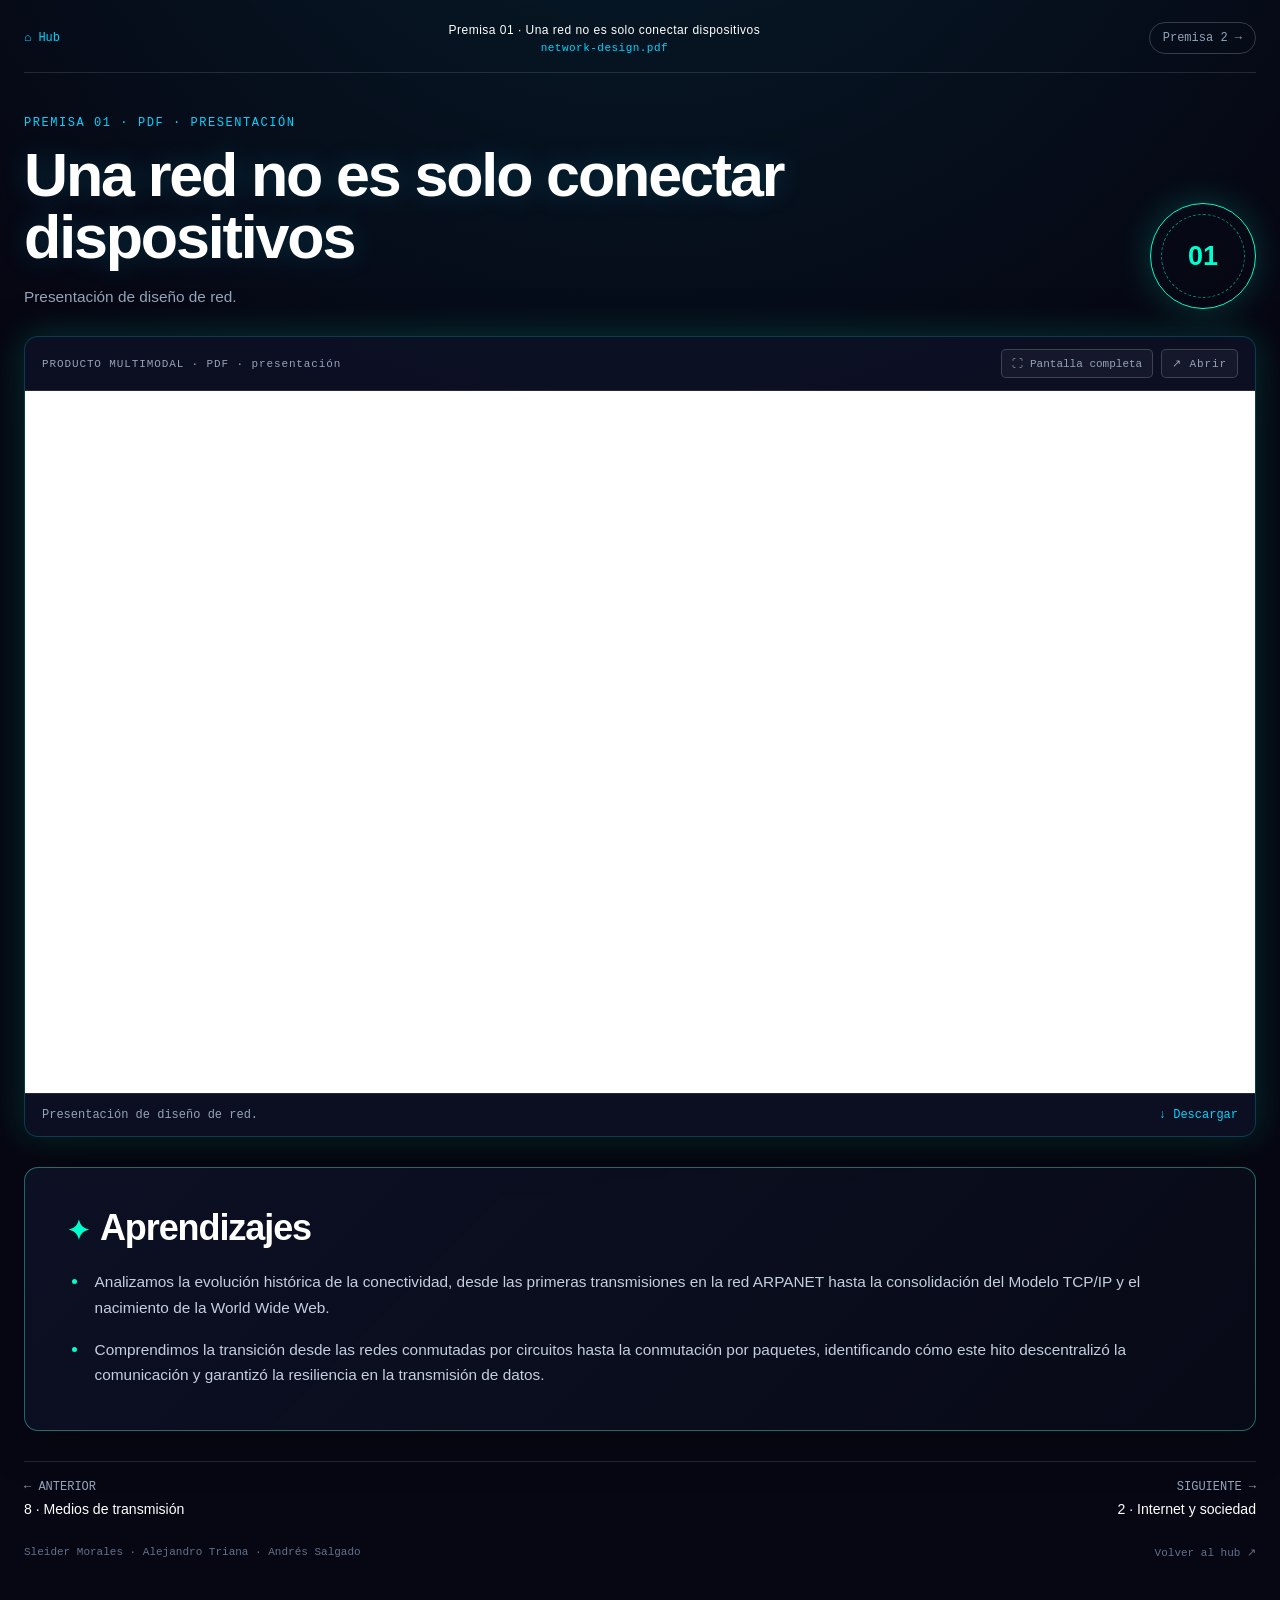
<file: premisa-1.html>
<!doctype html><html lang="es"><head><meta charset="UTF-8"><meta name="viewport" content="width=device-width,initial-scale=1"><link rel="stylesheet" href="premise.css"><title>Premisa 01</title></head><body data-premise="1"><script src="premise.js"></script></body></html>
</file>
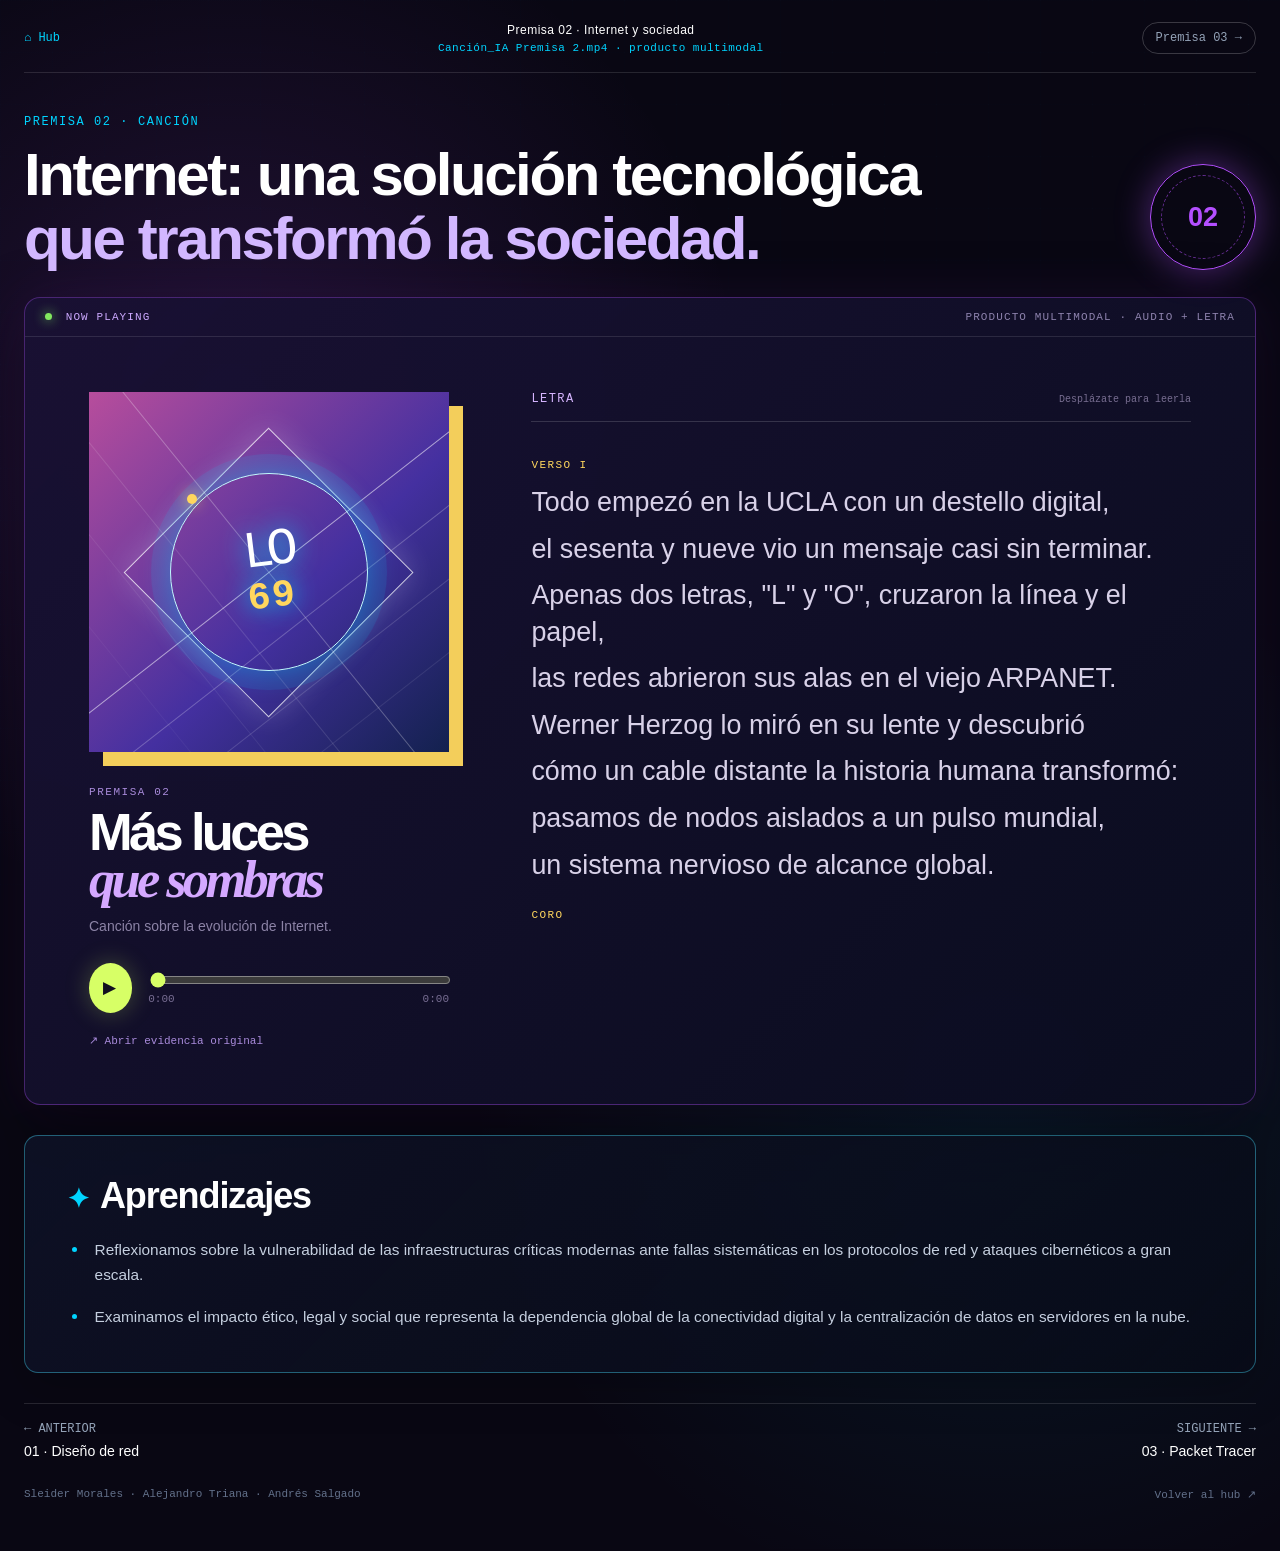
<file: premisa-2-cancion.html>
<!doctype html>
<html lang="es">
<head><meta charset="UTF-8"><meta name="viewport" content="width=device-width,initial-scale=1"><meta name="theme-color" content="#090713"><title>Premisa 02 · Canción</title><link rel="stylesheet" href="premise.css"><link rel="stylesheet" href="song.css"></head>
<body class="song-page">
  <main class="premise-shell"><header class="premise-topbar"><a class="hub-link" href="index.html">⌂ Hub</a><div class="topbar-center">Premisa 02 · Internet y sociedad<small>Canción_IA Premisa 2.mp4 · producto multimodal</small></div><a class="topbar-next" href="premisa-3.html">Premisa 03 →</a></header>
    <section class="song-heading"><div><p class="eyebrow">PREMISA 02 · CANCIÓN</p><h1>Internet: una solución tecnológica<br><em>que transformó la sociedad.</em></h1></div><div class="node-mark song-node">02</div></section>
    <section class="spotify-room"><div class="spotify-top"><span><i></i> NOW PLAYING</span><span>PRODUCTO MULTIMODAL · AUDIO + LETRA</span></div><div class="spotify-grid"><div class="track-column"><div class="album-art"><div class="album-grid"></div><div class="album-orbit"></div><span>LO<br><b>69</b></span></div><p class="track-label">PREMISA 02</p><h2>Más luces<br><em>que sombras</em></h2><p class="track-subtitle">Canción sobre la evolución de Internet.</p><div class="controls"><button id="play" class="play-button" type="button" aria-label="Reproducir canción">▶</button><div class="track-range"><input id="progress" type="range" min="0" max="100" value="0" aria-label="Progreso de la canción"><div><span id="elapsed">0:00</span><span id="total">0:00</span></div></div></div><audio id="audio" preload="metadata" src="https://github.com/Gangster-PC/portafolio-redes-internet/releases/download/v1.0.0/internet-song.mp4"></audio><a class="source-link" href="https://github.com/Gangster-PC/portafolio-redes-internet/releases/download/v1.0.0/internet-song.mp4" target="_blank" rel="noreferrer">↗ Abrir evidencia original</a></div><div class="lyrics-column"><div class="lyrics-header"><span>LETRA</span><small>Desplázate para leerla</small></div><div id="lyrics" class="lyrics" aria-live="polite"></div></div></div></section>
    <section class="learning-section" aria-labelledby="learning-title"><h2 id="learning-title">Aprendizajes</h2><ul><li>Reflexionamos sobre la vulnerabilidad de las infraestructuras críticas modernas ante fallas sistemáticas en los protocolos de red y ataques cibernéticos a gran escala.</li><li>Examinamos el impacto ético, legal y social que representa la dependencia global de la conectividad digital y la centralización de datos en servidores en la nube.</li></ul></section>
    <nav class="premise-nav" aria-label="Cambiar de premisa"><a href="premisa-1.html"><span>← ANTERIOR</span><strong>01 · Diseño de red</strong></a><a href="premisa-3.html"><span>SIGUIENTE →</span><strong>03 · Packet Tracer</strong></a></nav><footer class="premise-footer"><span>Sleider Morales · Alejandro Triana · Andrés Salgado</span><a href="index.html">Volver al hub ↗</a></footer>
  </main><script src="song.js"></script>
</body></html>
</file>
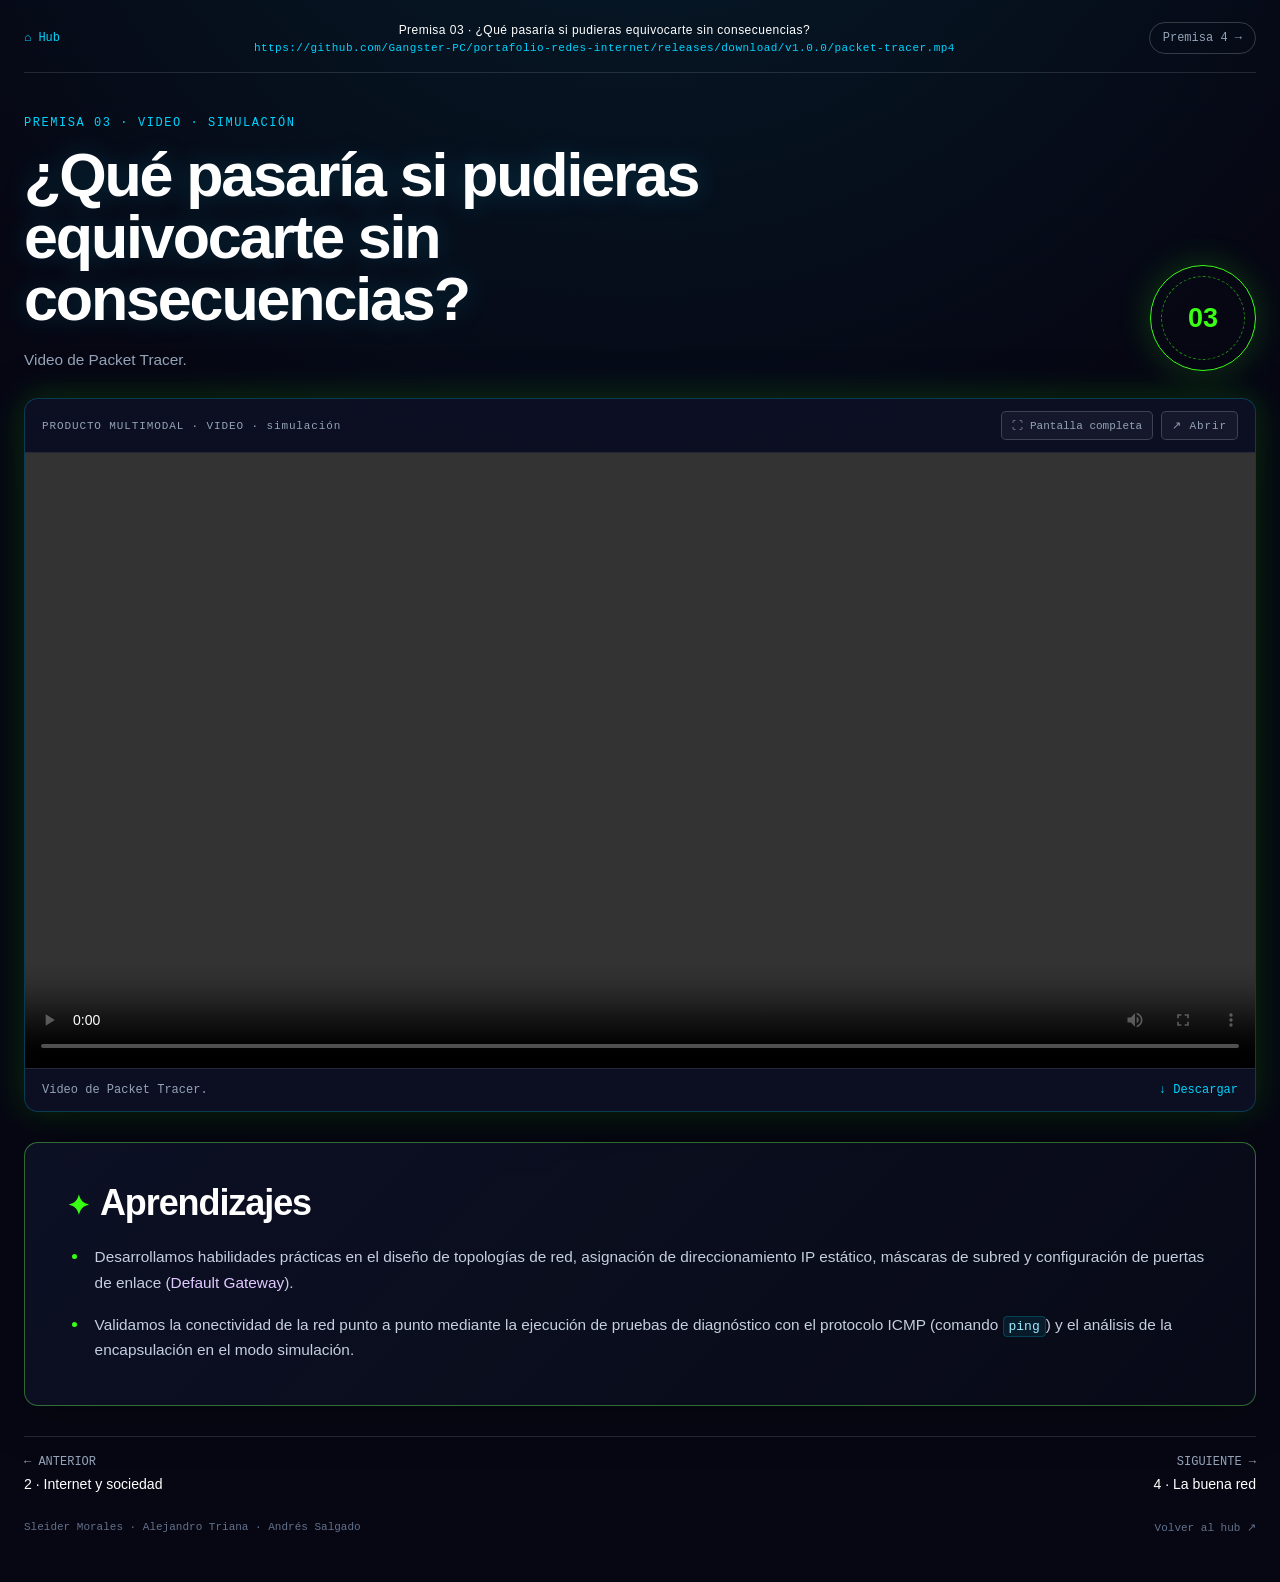
<file: premisa-3.html>
<!doctype html><html lang="es"><head><meta charset="UTF-8"><meta name="viewport" content="width=device-width,initial-scale=1"><link rel="stylesheet" href="premise.css"><title>Premisa 03</title></head><body data-premise="3"><script src="premise.js"></script></body></html>
</file>
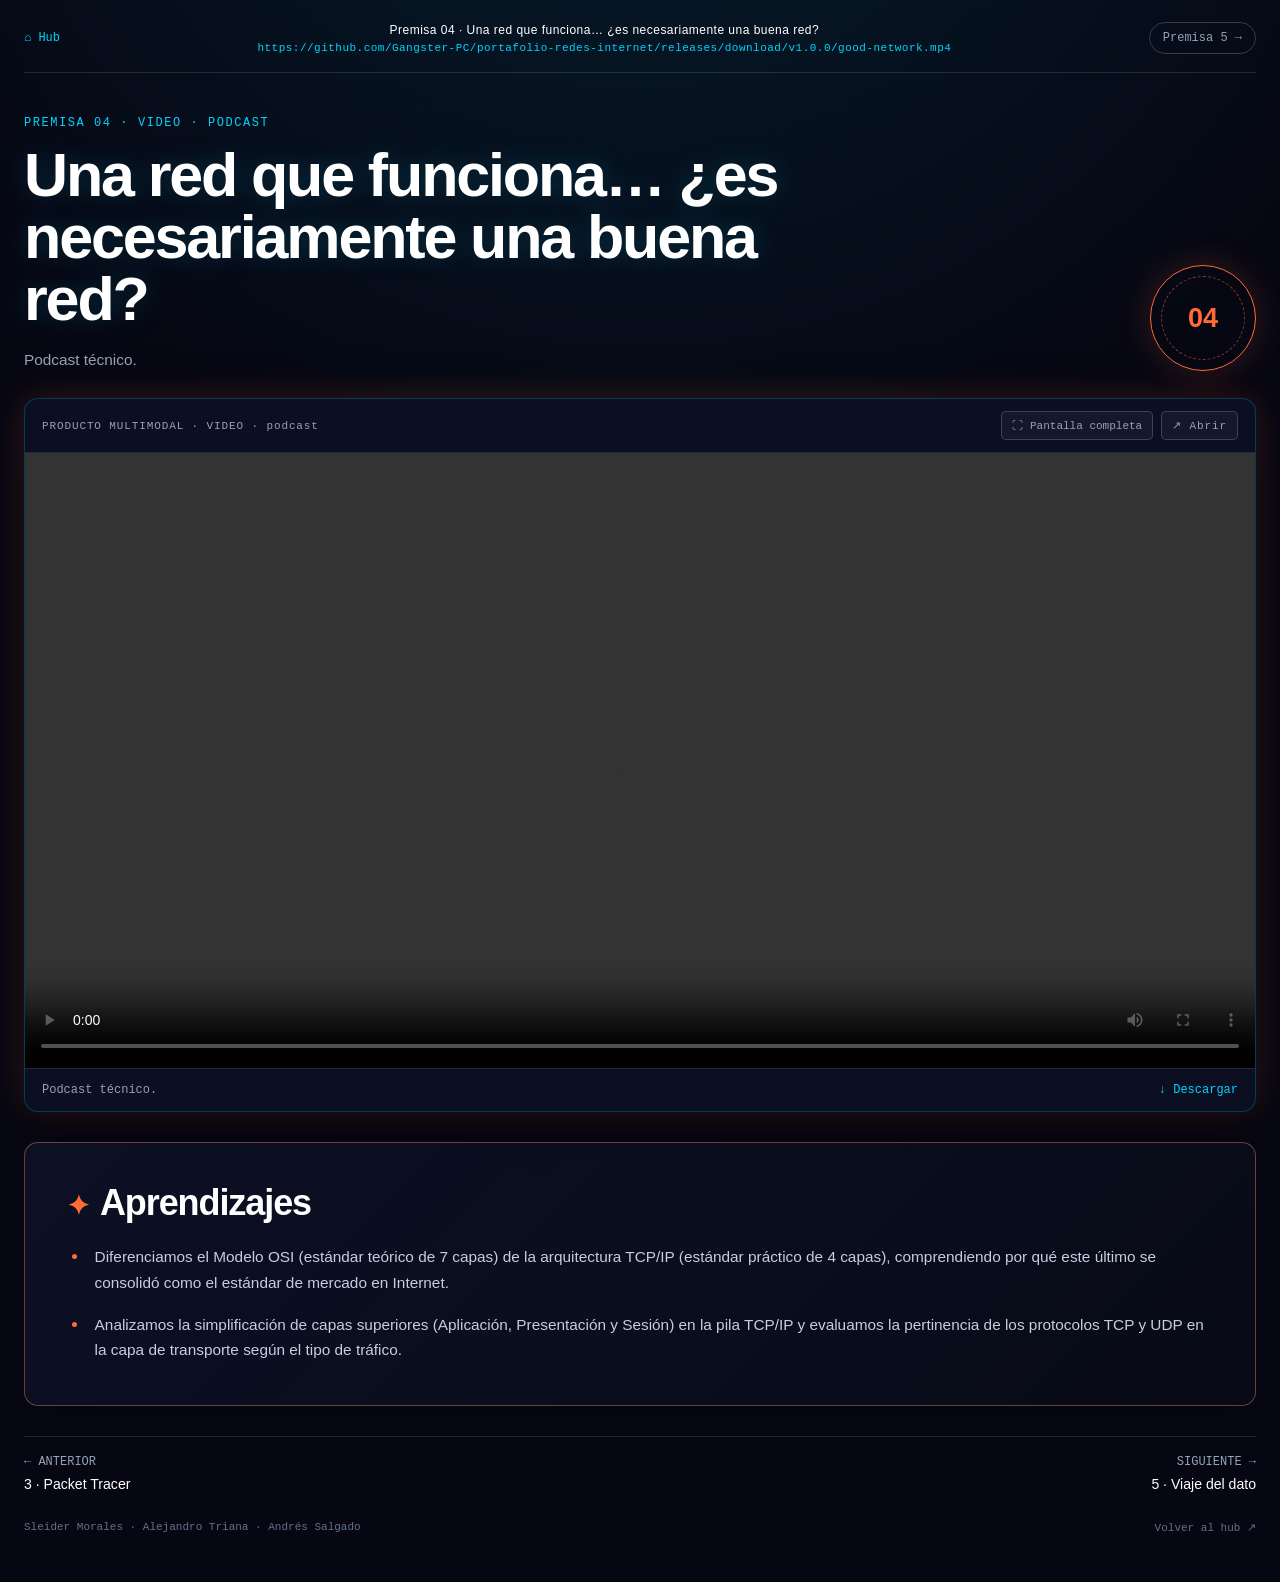
<file: premisa-4.html>
<!doctype html><html lang="es"><head><meta charset="UTF-8"><meta name="viewport" content="width=device-width,initial-scale=1"><link rel="stylesheet" href="premise.css"><title>Premisa 04</title></head><body data-premise="4"><script src="premise.js"></script></body></html>
</file>
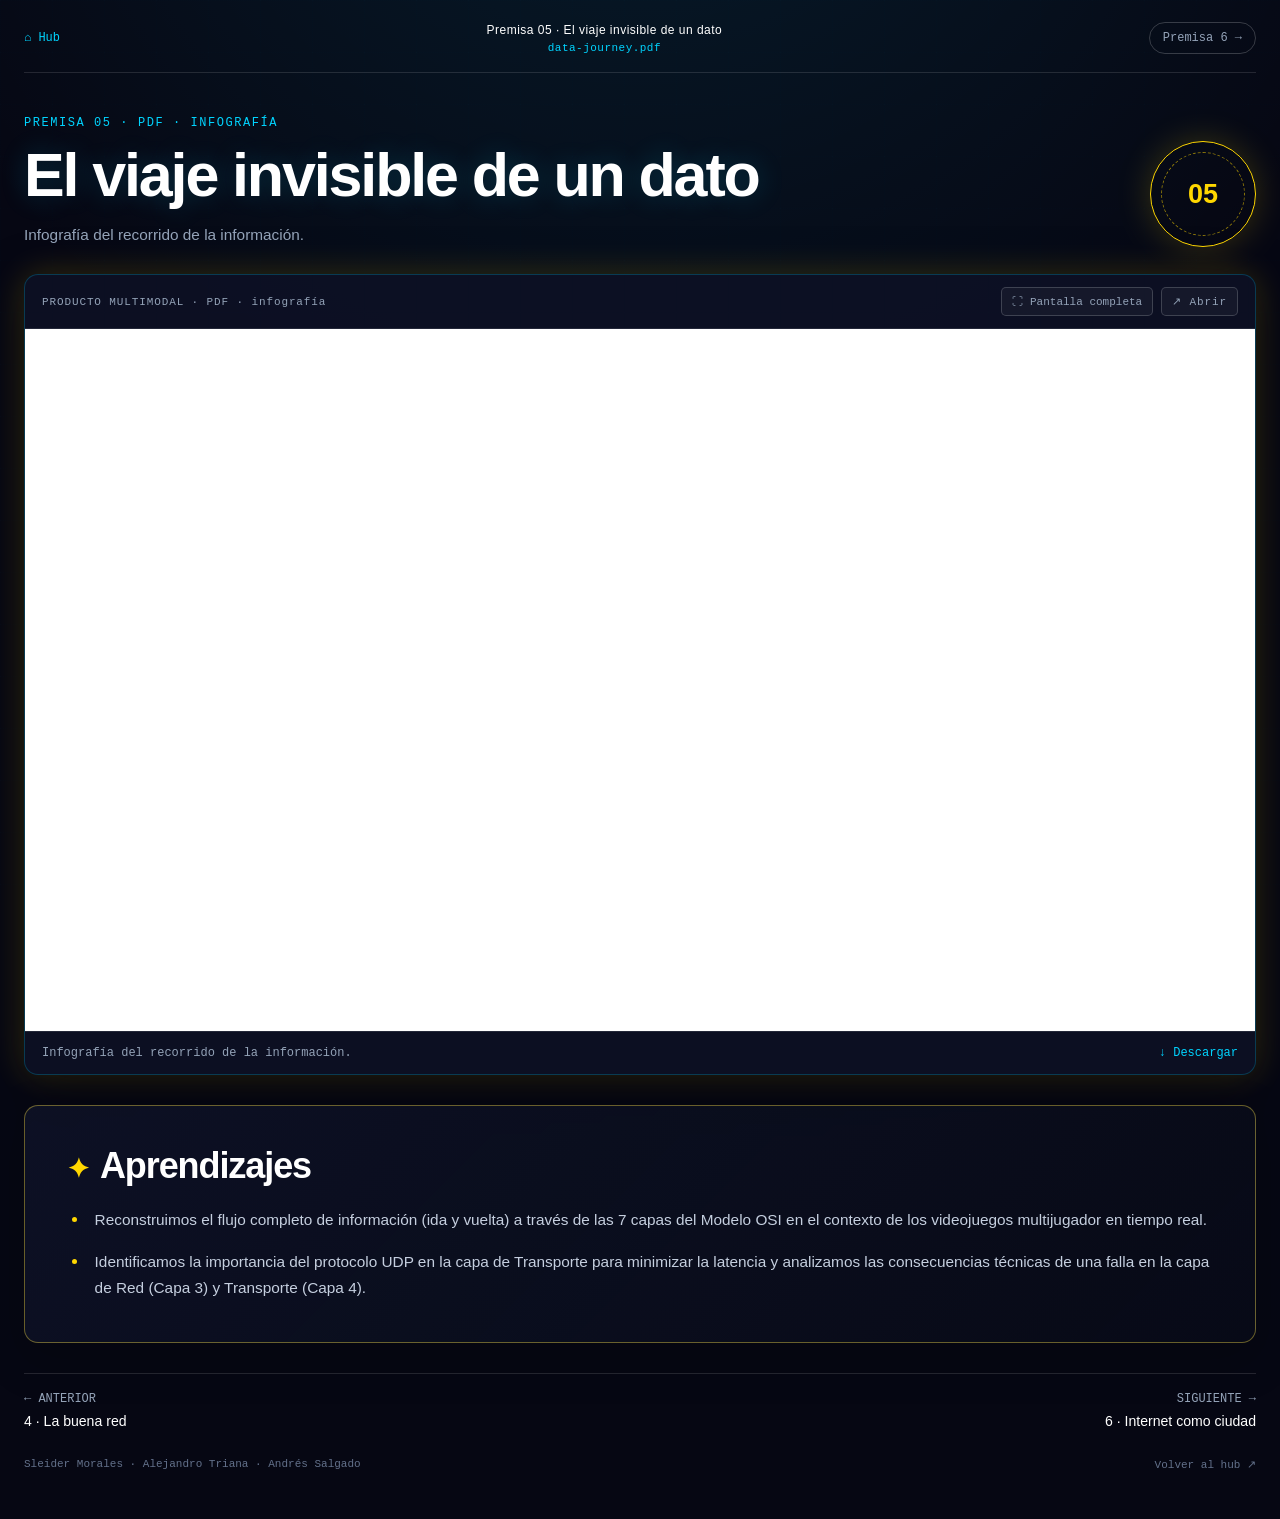
<file: premisa-5.html>
<!doctype html><html lang="es"><head><meta charset="UTF-8"><meta name="viewport" content="width=device-width,initial-scale=1"><link rel="stylesheet" href="premise.css"><title>Premisa 05</title></head><body data-premise="5"><script src="premise.js"></script></body></html>
</file>
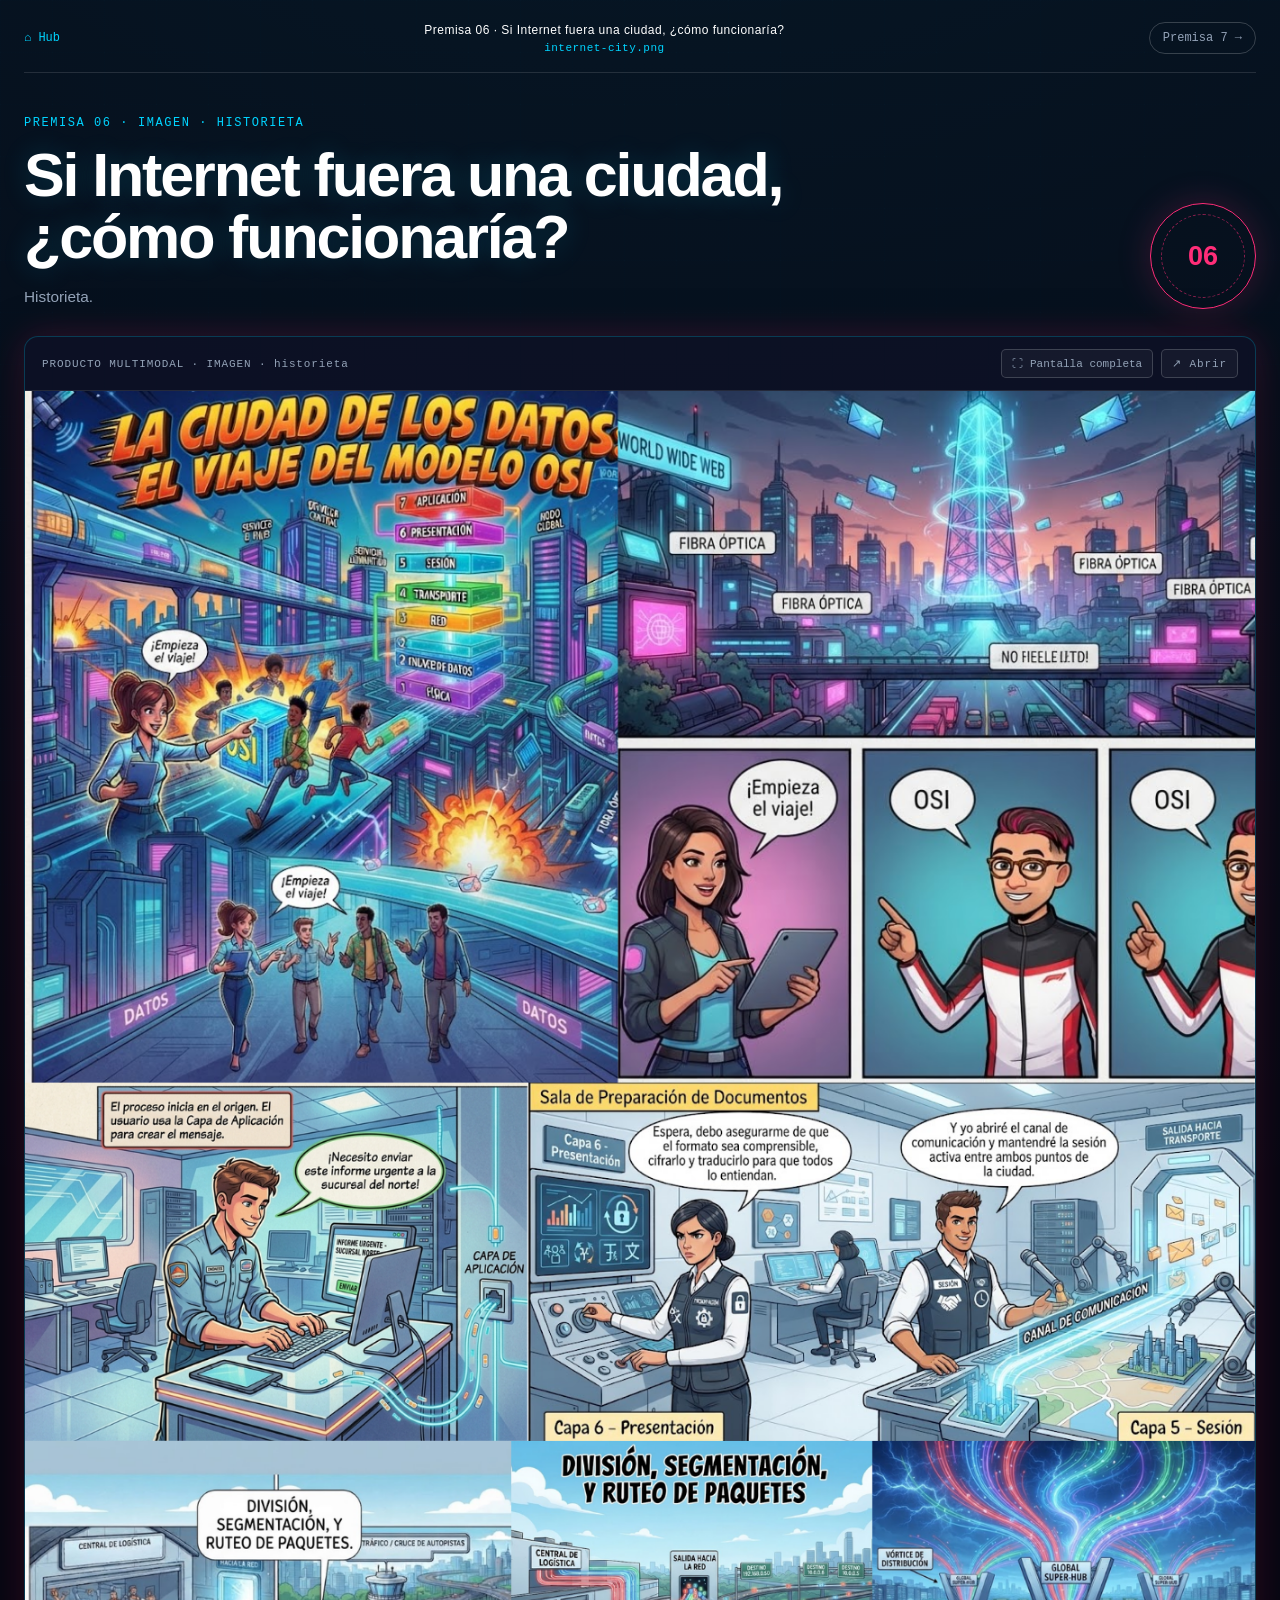
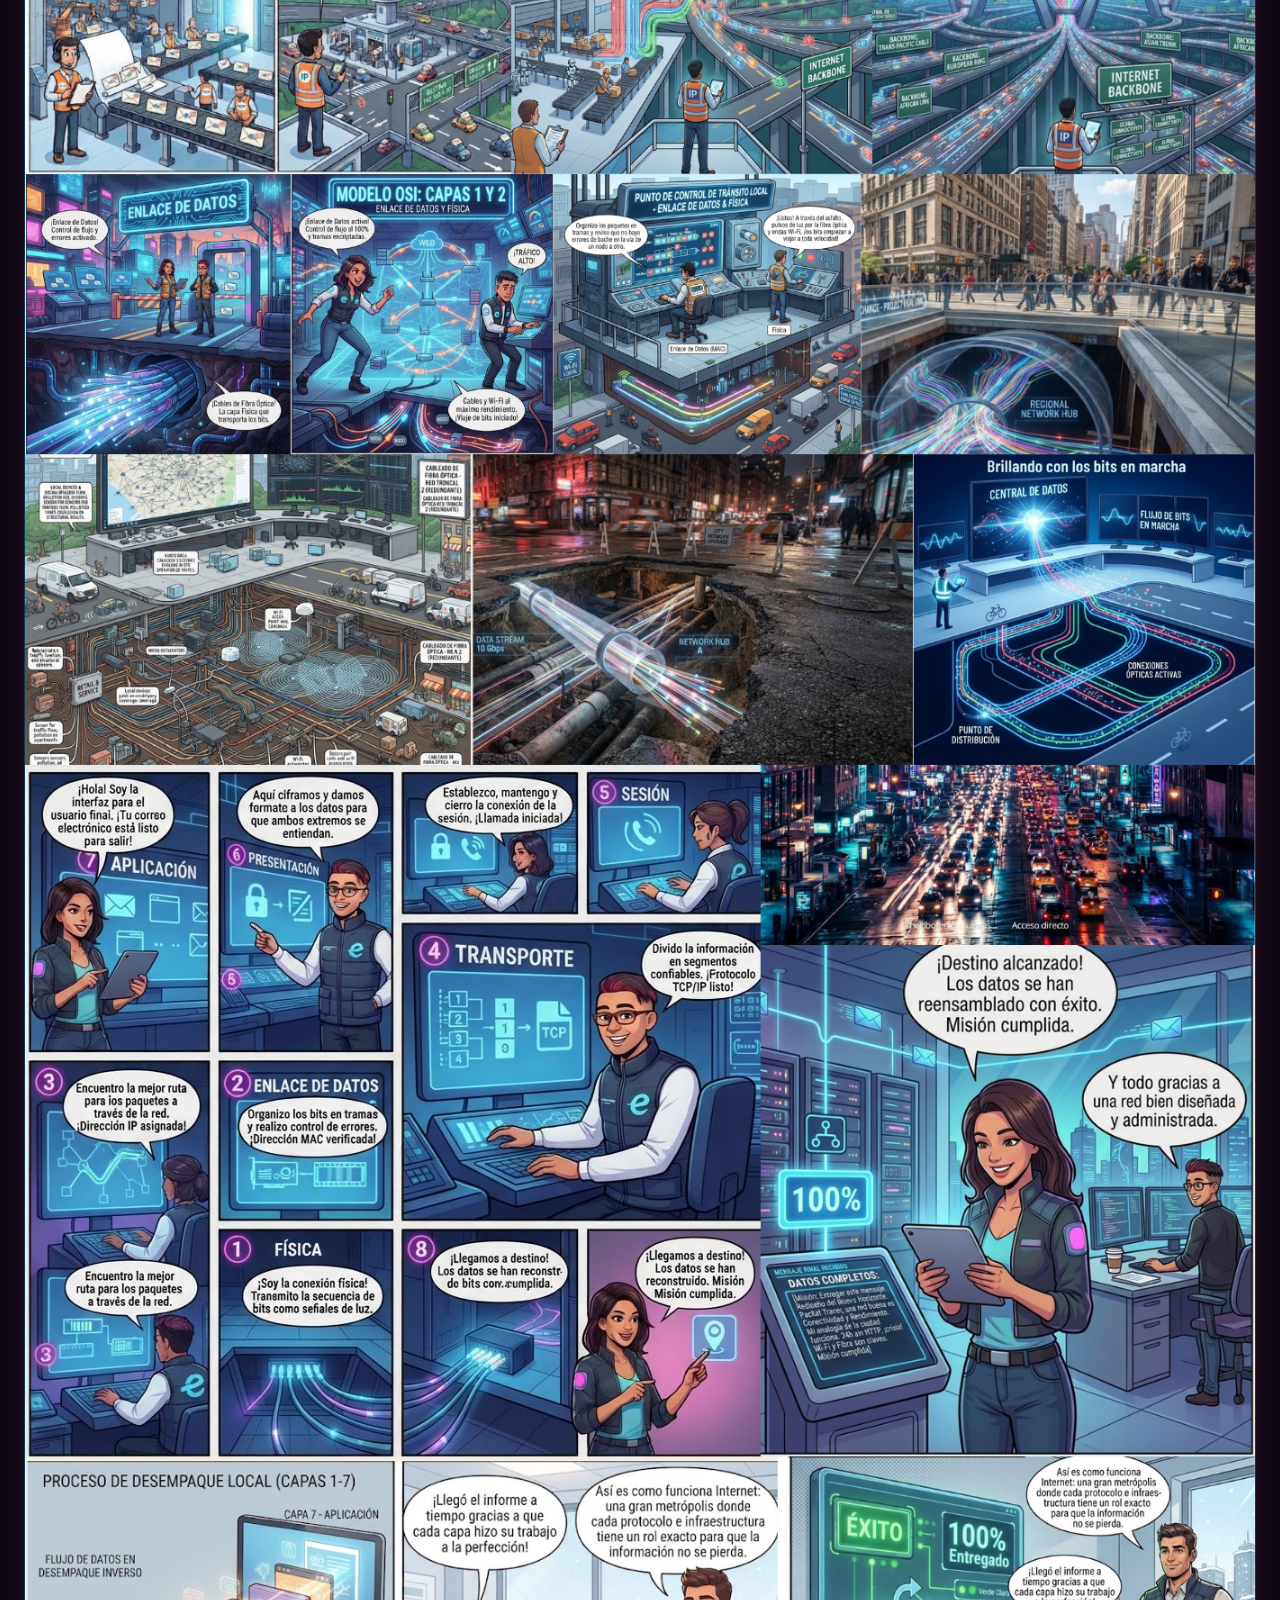
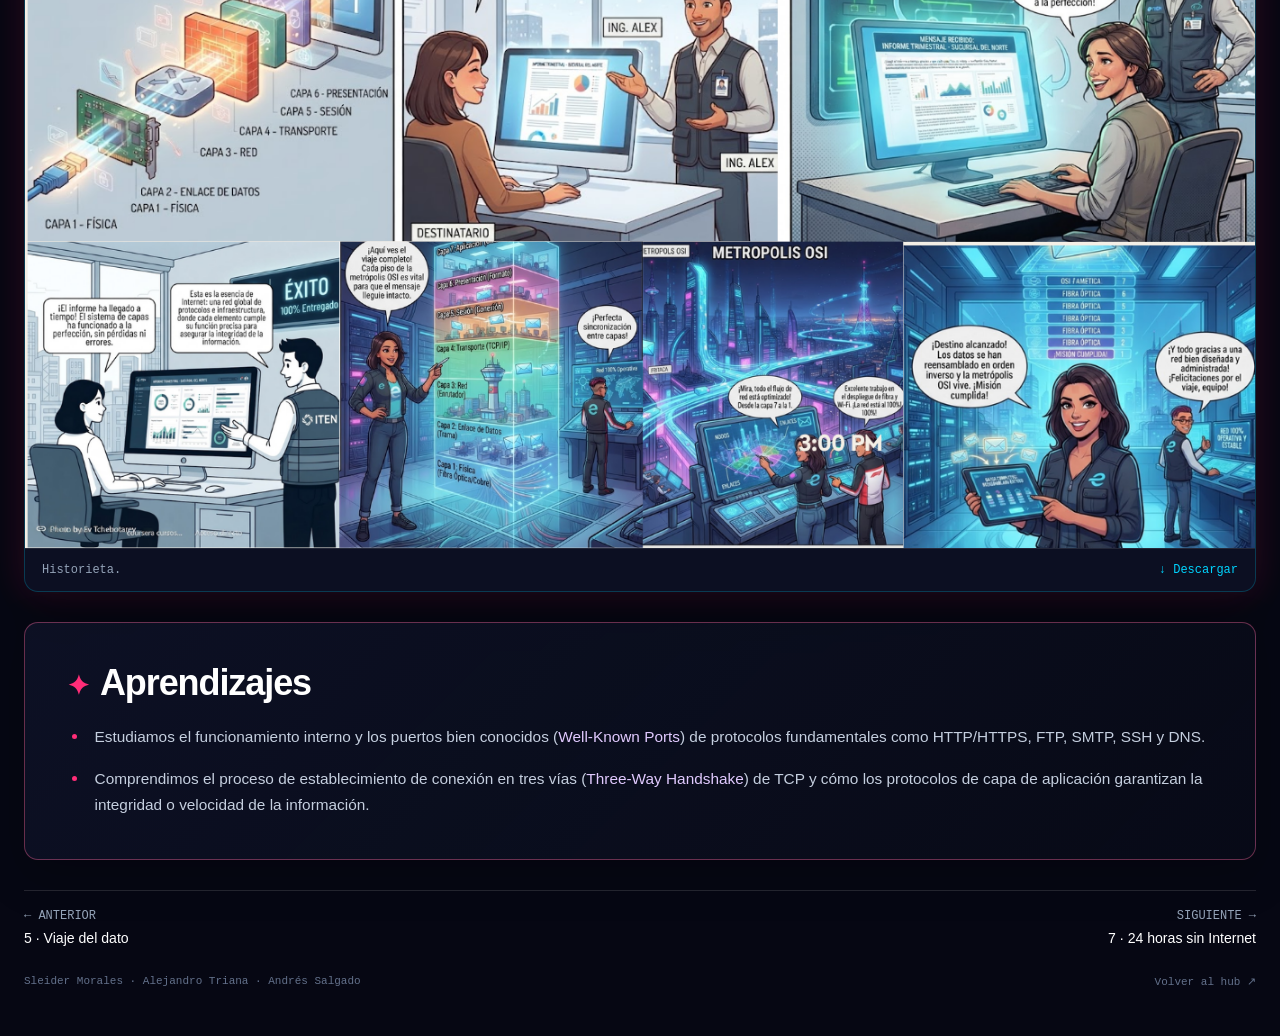
<file: premisa-6.html>
<!doctype html><html lang="es"><head><meta charset="UTF-8"><meta name="viewport" content="width=device-width,initial-scale=1"><link rel="stylesheet" href="premise.css"><title>Premisa 06</title></head><body data-premise="6"><script src="premise.js"></script></body></html>
</file>
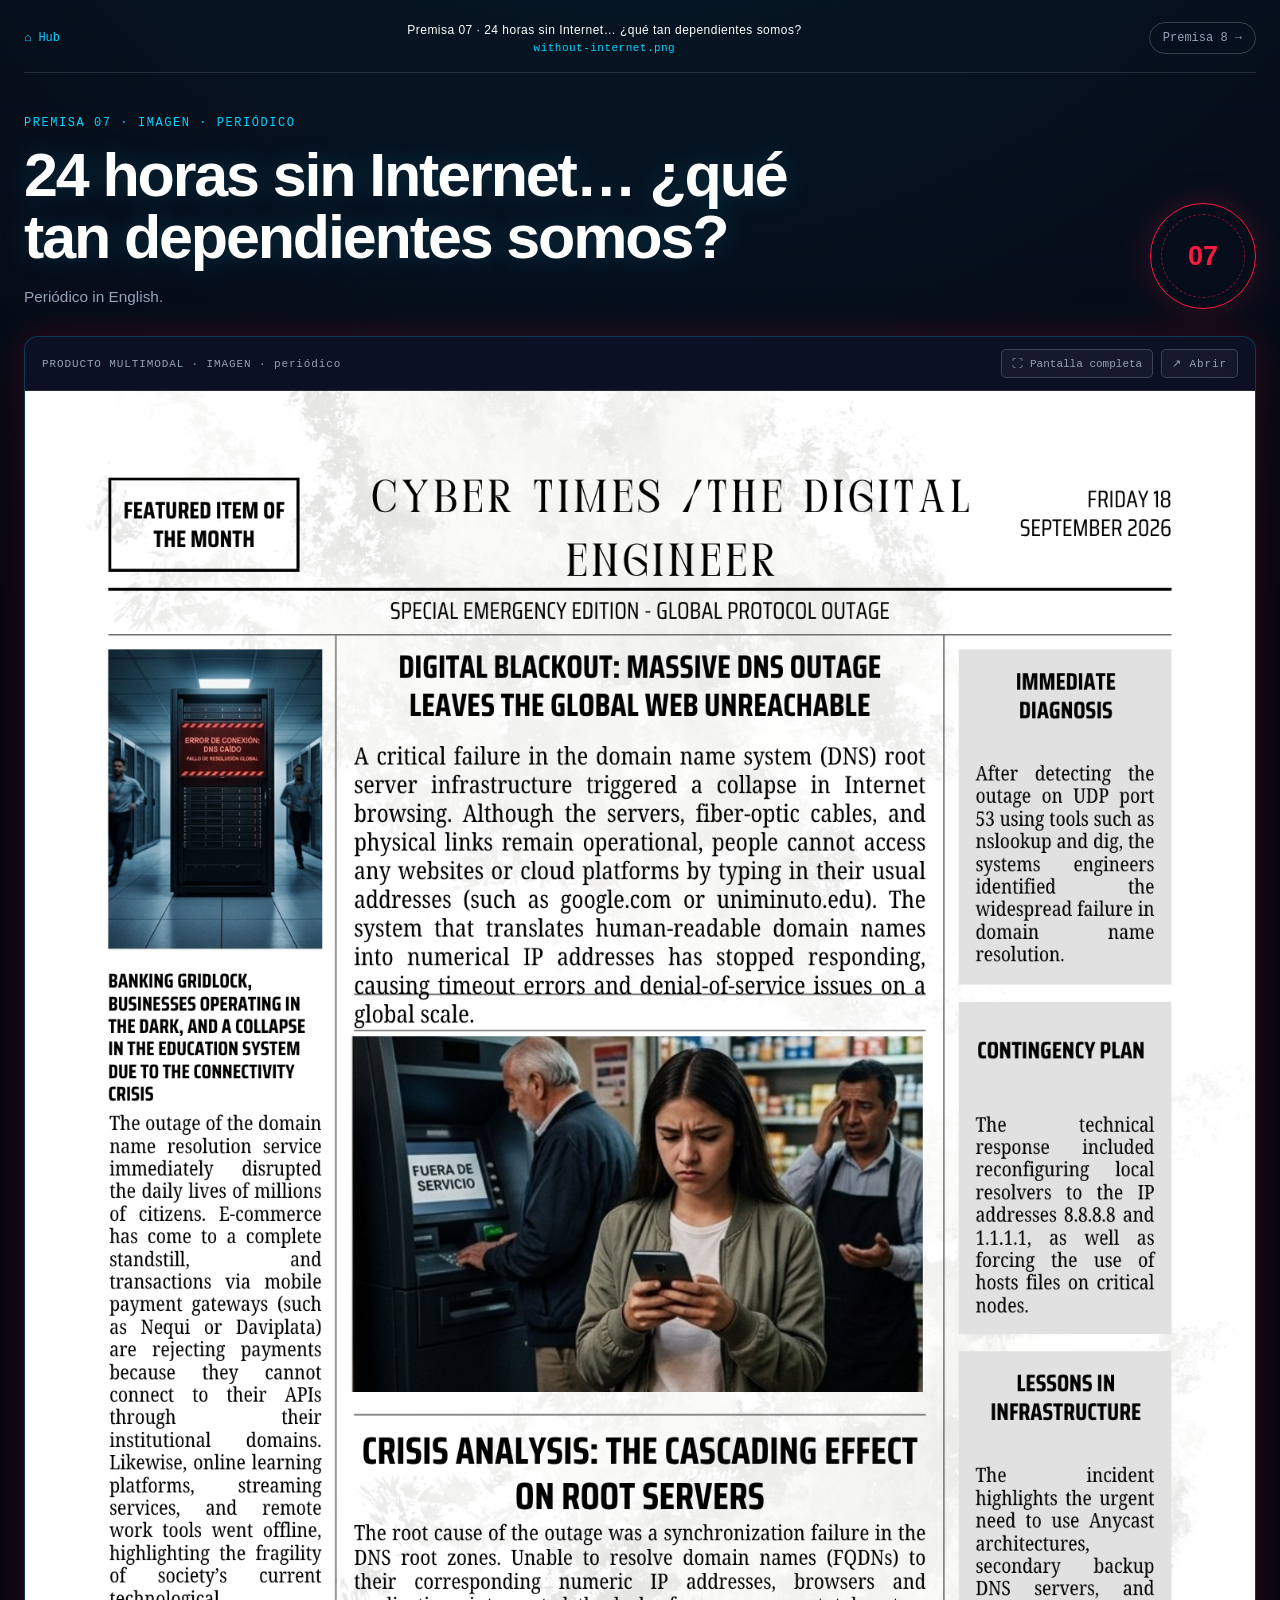
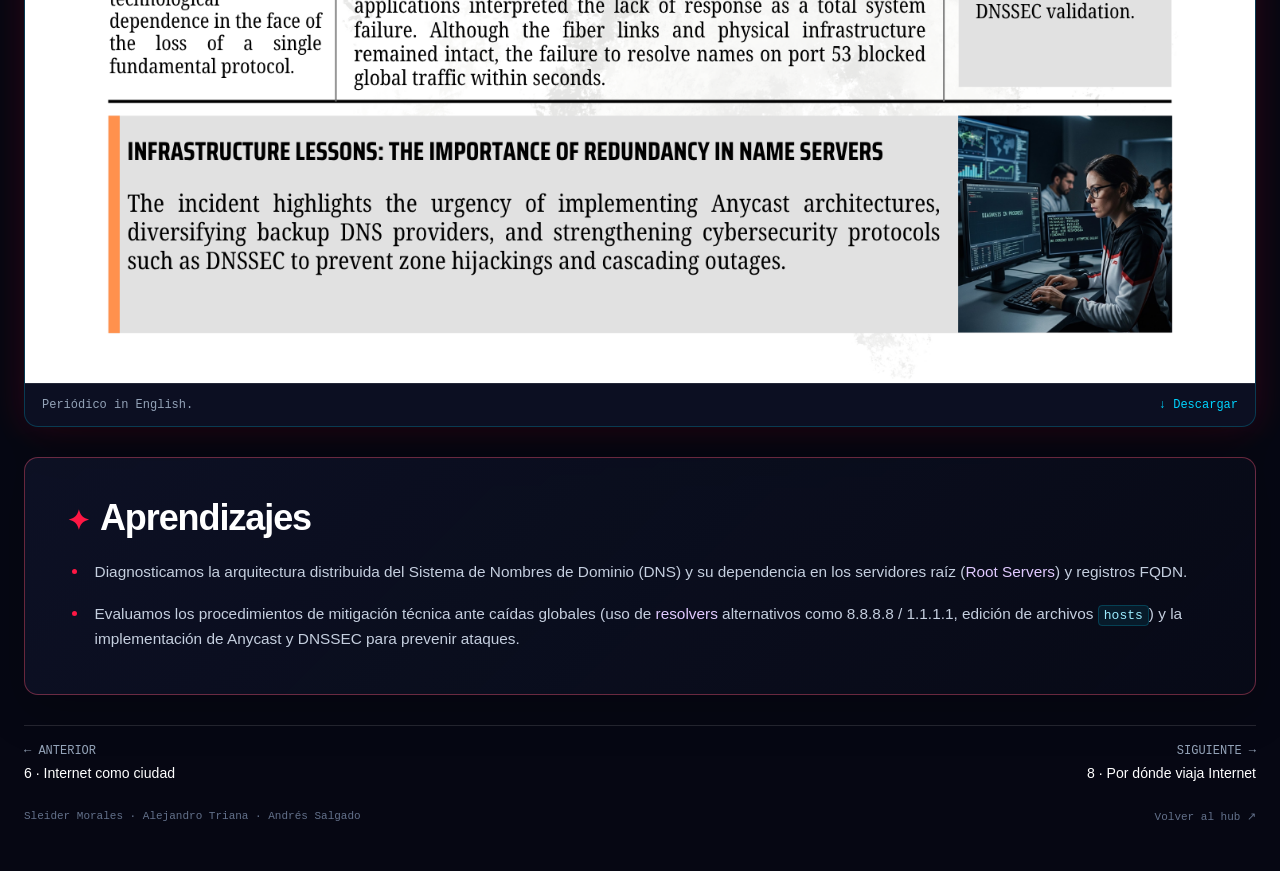
<file: premisa-7.html>
<!doctype html><html lang="es"><head><meta charset="UTF-8"><meta name="viewport" content="width=device-width,initial-scale=1"><link rel="stylesheet" href="premise.css"><title>Premisa 07</title></head><body data-premise="7"><script src="premise.js"></script></body></html>
</file>
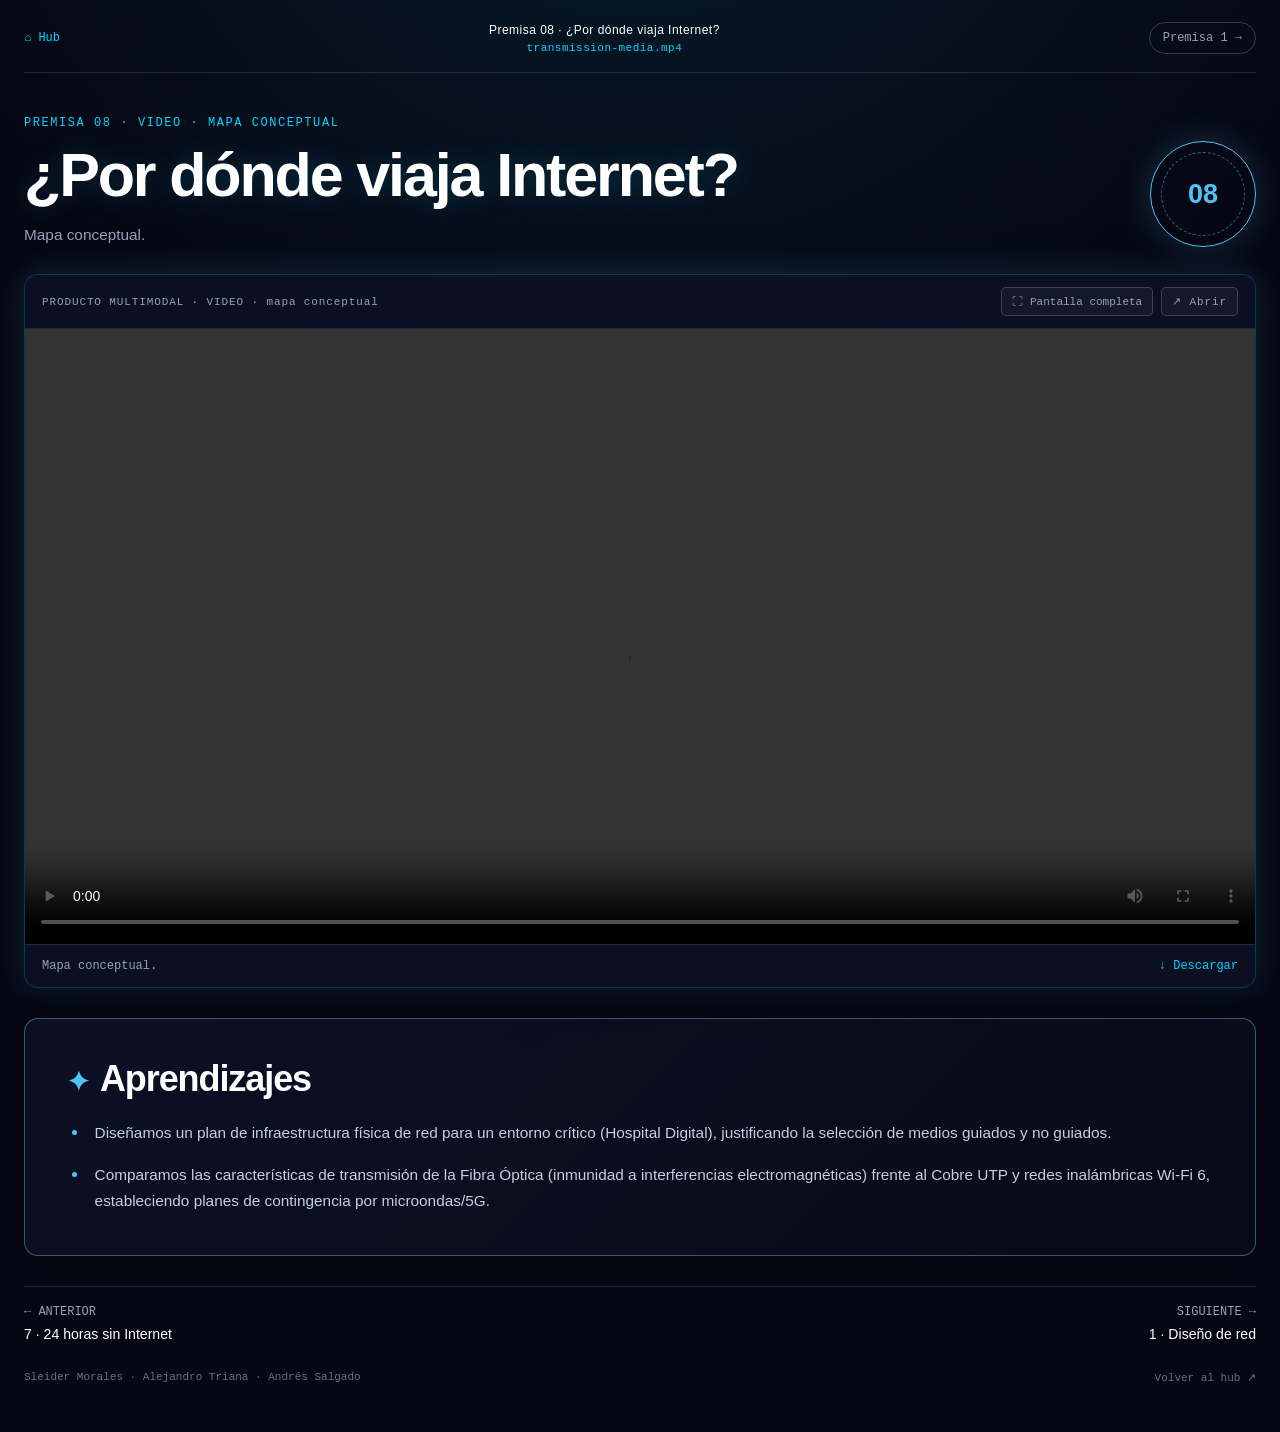
<file: premisa-8.html>
<!doctype html><html lang="es"><head><meta charset="UTF-8"><meta name="viewport" content="width=device-width,initial-scale=1"><link rel="stylesheet" href="premise.css"><title>Premisa 08</title></head><body data-premise="8"><script src="premise.js"></script></body></html>
</file>
<file: premise.css>
:root{--bg:#060713;--panel:rgba(14,18,38,.82);--line:rgba(0,212,255,.22);--cyan:#00d4ff;--purple:#b44fff;--green:#39ff14;--orange:#ff6b35;--gold:#ffd700;--pink:#ff2d78;--red:#ff1744;--blue:#4fc3f7;--text:#fff;--dim:#94a3b8;--mono:"DM Mono",monospace;--space:"Space Grotesk",sans-serif;--orbit:"Orbitron",sans-serif}*{box-sizing:border-box}body{margin:0;min-height:100vh;overflow-x:hidden;background:radial-gradient(circle at 50% -20%,rgba(0,212,255,.11),transparent 42%),var(--bg);color:var(--text);font-family:var(--space)}body:before{content:"";position:fixed;inset:0;z-index:-1;pointer-events:none;opacity:.28;background-image:linear-gradient(rgba(79,195,247,.04) 1px,transparent 1px),linear-gradient(90deg,rgba(79,195,247,.04) 1px,transparent 1px);background-size:52px 52px}a{color:inherit;text-decoration:none}.premise-shell{width:min(1380px,calc(100% - 48px));margin:auto;padding:22px 0 48px}.premise-topbar{display:flex;align-items:center;justify-content:space-between;gap:20px;padding-bottom:18px;border-bottom:1px solid rgba(255,255,255,.12);font:11px var(--mono)}.hub-link{display:inline-flex;align-items:center;gap:7px;color:var(--cyan);font-weight:500}.hub-link:hover{color:#fff}.topbar-center{color:#fff;text-align:center;font-family:var(--orbit);font-size:11px;letter-spacing:.04em}.topbar-center small{display:block;margin-top:5px;color:var(--cyan);font:10px var(--mono)}.topbar-next{padding:8px 13px;border:1px solid rgba(255,255,255,.2);border-radius:999px;color:var(--dim);transition:.2s}.topbar-next:hover{border-color:var(--cyan);color:var(--cyan)}.premise-intro{display:flex;align-items:end;justify-content:space-between;gap:30px;padding:43px 0 27px}.intro-copy{max-width:820px}.eyebrow{margin:0 0 14px;color:var(--cyan);font:11px var(--mono);letter-spacing:.13em;text-transform:uppercase}.premise-title{margin:0;font:700 clamp(31px,5vw,61px)/1.02 var(--orbit);letter-spacing:-.035em;text-shadow:0 0 28px rgba(0,212,255,.2)}.premise-short{margin:17px 0 0;max-width:680px;color:var(--dim);font-size:16px;line-height:1.55}.node-mark{width:106px;height:106px;display:grid;place-items:center;position:relative;flex:0 0 auto;border:1px solid var(--accent);border-radius:50%;color:var(--accent);font:900 27px var(--orbit);box-shadow:0 0 35px var(--accent-glow)}.node-mark:after{content:"";position:absolute;inset:10px;border:1px dashed var(--accent);border-radius:50%;opacity:.55}.product-shell{border:1px solid var(--line);border-radius:14px;background:var(--panel);box-shadow:0 18px 60px rgba(0,0,0,.35),0 0 35px var(--accent-glow);overflow:hidden}.product-toolbar{display:flex;align-items:center;justify-content:space-between;padding:12px 17px;border-bottom:1px solid rgba(255,255,255,.1);color:var(--dim);font:10px var(--mono);letter-spacing:.08em}.product-toolbar .toolbar-actions{display:flex;gap:8px}.toolbar-button{padding:7px 10px;border:1px solid rgba(255,255,255,.18);border-radius:5px;background:rgba(255,255,255,.04);color:var(--dim);cursor:pointer;font:10px var(--mono)}.toolbar-button:hover{border-color:var(--cyan);color:var(--cyan)}.product-viewport{min-height:520px;display:grid;place-items:center;background:#080b18}.product-viewport iframe{display:block;width:100%;height:min(78vh,780px);border:0;background:#fff}.product-viewport video{display:block;width:100%;max-height:78vh;background:#02030a}.product-viewport .poster-image{display:block;max-width:100%;max-height:78vh;object-fit:contain;cursor:zoom-in}.image-product{padding:25px}.product-caption{display:flex;align-items:center;justify-content:space-between;gap:20px;padding:14px 17px;border-top:1px solid rgba(255,255,255,.1);color:var(--dim);font:11px var(--mono)}.product-caption a{color:var(--cyan)}.premise-nav{display:flex;justify-content:space-between;gap:25px;margin-top:30px;padding-top:18px;border-top:1px solid rgba(255,255,255,.12);font:11px var(--mono)}.premise-nav a{display:flex;flex-direction:column;gap:7px;color:var(--dim)}.premise-nav a:last-child{text-align:right;align-items:flex-end}.premise-nav a:hover{color:var(--cyan)}.premise-nav strong{color:#fff;font-family:var(--space);font-size:14px;font-weight:500}.image-modal{position:fixed;z-index:10;inset:0;display:grid;place-items:center;padding:45px 80px;background:rgba(2,4,12,.96)}.image-modal[hidden]{display:none}.image-modal img{max-width:100%;max-height:calc(100vh - 90px);object-fit:contain}.image-modal button{position:fixed;top:20px;right:25px;width:44px;height:44px;border:1px solid rgba(255,255,255,.35);border-radius:50%;background:#12172c;color:#fff;font-size:27px;cursor:pointer}.image-modal button:hover{background:var(--cyan);color:#060713}.premise-footer{display:flex;justify-content:space-between;margin-top:29px;color:#63718b;font:10px var(--mono)}@media(max-width:760px){.premise-shell{width:calc(100% - 30px)}.premise-topbar{font-size:9px}.topbar-center{font-size:9px}.topbar-center small{font-size:8px}.topbar-next{display:none}.premise-intro{align-items:start;flex-direction:column;padding-top:30px}.node-mark{width:74px;height:74px;align-self:flex-end;font-size:19px}.node-mark:after{inset:7px}.premise-short{font-size:14px}.product-viewport{min-height:300px}.product-viewport iframe{height:68vh}.image-product{padding:10px}.premise-nav strong{font-size:12px}.premise-footer{flex-direction:column;gap:10px}.image-modal{padding:35px 12px}}
/* La historieta de la Premisa 6 se lee completa con desplazamiento vertical. */
body[data-premise="6"] .product-viewport.image-product{display:block;min-height:0;padding:0;overflow:visible}
body[data-premise="6"] .product-viewport.image-product .image-button{display:block;width:100%;padding:0;border:0;background:transparent;cursor:default}
body[data-premise="6"] .product-viewport.image-product .poster-image{display:block;width:100%;max-width:none;max-height:none;height:auto;object-fit:initial;cursor:default}
/* La imagen de la Premisa 7 también se lee completa con desplazamiento vertical. */
body[data-premise="7"] .product-viewport.image-product{display:block;min-height:0;padding:0;overflow:visible}
body[data-premise="7"] .product-viewport.image-product .image-button{display:block;width:100%;padding:0;border:0;background:transparent;cursor:default}
body[data-premise="7"] .product-viewport.image-product .poster-image{display:block;width:100%;max-width:none;max-height:none;height:auto;object-fit:initial;cursor:default}
/* Bloque de cierre común para los aprendizajes de cada producto. */
.learning-section{margin-top:30px;padding:clamp(24px,4vw,42px);border:1px solid color-mix(in srgb,var(--accent,var(--cyan)) 28%,rgba(255,255,255,.15));border-radius:14px;background:linear-gradient(135deg,rgba(14,18,38,.9),rgba(8,11,24,.78));box-shadow:0 16px 45px rgba(0,0,0,.22)}
.learning-section h2{margin:0 0 22px;color:#fff;font:700 clamp(23px,3vw,36px)/1 var(--orbit);letter-spacing:-.03em}
.learning-section h2::before{content:'✦';margin-right:11px;color:var(--accent,var(--cyan));font-size:.75em}
.learning-section ul{display:grid;gap:16px;margin:0;padding-left:1.35rem}
.learning-section li{color:#c5cfdf;font-size:15px;line-height:1.65;padding-left:6px}
.learning-section li::marker{color:var(--accent,var(--cyan));font-size:1.05em}
.learning-section em{color:#e1caff;font-style:normal}
.learning-section code{padding:2px 5px;border:1px solid rgba(0,212,255,.2);border-radius:4px;background:rgba(0,212,255,.08);color:#9cecff;font:12px var(--mono)}
@media(max-width:760px){.learning-section{margin-top:22px;padding:23px 19px}.learning-section ul{gap:13px}.learning-section li{font-size:14px;line-height:1.58}}
/* Ajuste tipográfico general para mejorar la lectura de las premisas. */
body{font-size:17px}
.premise-topbar{font-size:clamp(10px,1vw,12px)}
.topbar-center{font-size:clamp(10px,1vw,12px)}
.topbar-center small{font-size:clamp(9px,1vw,11px)}
.eyebrow{font-size:clamp(10px,1vw,12px)}
.premise-short{font-size:clamp(15px,1.2vw,17px)}
.product-toolbar{font-size:clamp(10px,1vw,11px)}
.toolbar-button{font-size:clamp(10px,1vw,11px)}
.product-caption{font-size:clamp(11px,1vw,12px)}
.premise-nav{font-size:clamp(11px,1vw,12px)}
.premise-nav strong{font-size:clamp(13px,1.1vw,15px)}
.premise-footer{font-size:clamp(10px,1vw,11px)}
.learning-section li{font-size:clamp(14px,1.2vw,16px)}
.learning-section code{font-size:13px}
</file>
<file: song.css>
.song-page {
  background: radial-gradient(circle at 18% 26%, rgba(180, 79, 255, .15), transparent 33%),
    radial-gradient(circle at 78% 70%, rgba(0, 212, 255, .09), transparent 36%), #090713;
}

.song-heading { display: flex; align-items: flex-end; justify-content: space-between; gap: 25px; padding: 42px 0 27px; }
.song-heading h1 { margin: 0; color: #fff; font: 700 clamp(30px, 4.8vw, 60px)/1.06 var(--orbit); letter-spacing: -.04em; }
.song-heading h1 em { color: #d2b7ff; font-style: normal; }
.song-node { --accent: #b44fff; --accent-glow: rgba(180, 79, 255, .4); }

.spotify-room {
  overflow: hidden;
  border: 1px solid rgba(180, 79, 255, .34);
  border-radius: 16px;
  background: linear-gradient(135deg, rgba(25, 17, 52, .96), rgba(10, 13, 31, .98));
  box-shadow: 0 22px 70px rgba(0, 0, 0, .45), 0 0 55px rgba(180, 79, 255, .1);
}

.spotify-top { display: flex; justify-content: space-between; align-items: center; padding: 13px 20px; border-bottom: 1px solid rgba(255, 255, 255, .11); color: #8e83ae; font: clamp(9px, 1vw, 11px) var(--mono); letter-spacing: .1em; }
.spotify-top span:first-child { color: #cda9ff; }
.spotify-top i { display: inline-block; width: 7px; height: 7px; margin-right: 6px; border-radius: 50%; background: #82e85f; box-shadow: 0 0 12px #82e85f; }

.spotify-grid { display: grid; grid-template-columns: minmax(300px, .74fr) 1.26fr; gap: 55px; padding: 55px clamp(24px, 5vw, 70px); }
.track-column { max-width: 360px; }
.album-art { position: relative; width: 100%; aspect-ratio: 1; display: grid; place-items: center; overflow: hidden; background: linear-gradient(135deg, #b74d9c, #4430a0 58%, #13214e); box-shadow: 14px 14px 0 rgba(255, 217, 94, .95); }
.album-art::before, .album-art::after { content: ''; position: absolute; width: 135%; height: 1px; background: rgba(255, 255, 255, .55); transform: rotate(-38deg); box-shadow: 0 58px rgba(255, 255, 255, .24), 0 116px rgba(255, 255, 255, .15), 0 174px rgba(255, 255, 255, .09); }
.album-art::after { transform: rotate(51deg); opacity: .5; }
.album-grid { position: absolute; width: 57%; height: 57%; border: 1px solid rgba(255, 255, 255, .75); transform: rotate(45deg); box-shadow: 0 0 30px rgba(255, 255, 255, .2); }
.album-orbit { position: absolute; width: 55%; height: 55%; border: 1px solid #bffcff; border-radius: 50%; box-shadow: 0 0 30px rgba(0, 212, 255, .35), 0 0 0 19px rgba(0, 212, 255, .1); }
.album-orbit::after { content: ''; position: absolute; width: 10px; height: 10px; top: 10%; left: 8%; border-radius: 50%; background: #ffd75e; box-shadow: 0 0 15px #ffd75e; }
.album-art > span { position: relative; z-index: 2; color: #fff; text-align: center; font: 52px var(--mono); line-height: .8; letter-spacing: -.14em; transform: rotate(-7deg); text-shadow: 0 0 24px #00d4ff; }
.album-art b { color: #ffd75e; font-size: 38px; letter-spacing: .04em; }

.track-label { margin: 34px 0 10px; color: #a98bdb; font: clamp(10px, 1vw, 11px) var(--mono); letter-spacing: .14em; }
.track-column h2 { margin: 0; color: #fff; font: 700 clamp(35px, 4.1vw, 56px)/.9 var(--space); letter-spacing: -.07em; }
.track-column h2 em { color: #d4a8ff; font-family: Georgia, serif; font-weight: 600; }
.track-subtitle { color: #8c83a6; font-size: clamp(13px, 1.2vw, 14px); }
.controls { display: flex; align-items: center; gap: 16px; margin-top: 29px; }
.play-button { width: 50px; height: 50px; display: grid; place-items: center; border: 0; border-radius: 50%; padding-left: 3px; background: #d7ff66; color: #110e1f; cursor: pointer; font-size: 17px; box-shadow: 0 0 25px rgba(215, 255, 102, .25); }
.track-range { width: 100%; }
.track-range input { width: 100%; accent-color: #d7ff66; cursor: pointer; }
.track-range div { display: flex; justify-content: space-between; color: #776d92; font: clamp(10px, 1vw, 11px) var(--mono); }
.source-link { display: inline-block; margin-top: 21px; color: #a98bdb; font: clamp(10px, 1vw, 11px) var(--mono); }
.source-link:hover { color: #fff; }

.lyrics-column { min-width: 0; height: 540px; overflow: hidden; }
.lyrics-header { display: flex; justify-content: space-between; align-items: center; padding-bottom: 15px; border-bottom: 1px solid rgba(255, 255, 255, .15); color: #d6b5ff; font: clamp(10px, 1vw, 12px) var(--mono); letter-spacing: .12em; }
.lyrics-header small { color: #786e91; letter-spacing: 0; }
.lyrics { height: calc(100% - 43px); overflow-y: auto; padding: 16px 12px 50px 0; scrollbar-color: #d14dff transparent; scrollbar-width: thin; }
.section-name { margin: 21px 0 8px; color: #ffd75e; font: clamp(10px, 1vw, 11px) var(--mono); letter-spacing: .13em; text-transform: uppercase; }
.line { margin: 0; padding: 5px 0; color: #d8d1e8; font-size: clamp(18px, 2.1vw, 27px); line-height: 1.36; }

@media (max-width: 780px) {
  .song-heading { align-items: flex-start; flex-direction: column; }
  .song-node { align-self: flex-end; margin-top: -25px; }
  .spotify-grid { grid-template-columns: 1fr; gap: 45px; padding: 32px 22px; }
  .track-column { max-width: 330px; margin: auto; width: 100%; }
  .lyrics-column { height: 430px; }
}

@media (max-width: 430px) {
  .spotify-top { gap: 10px; align-items: flex-start; flex-direction: column; font-size: 8px; }
  .song-heading h1 { font-size: 30px; }
  .spotify-grid { padding: 25px 16px; }
  .album-art { box-shadow: 9px 9px 0 rgba(255, 217, 94, .95); }
}
</file>
